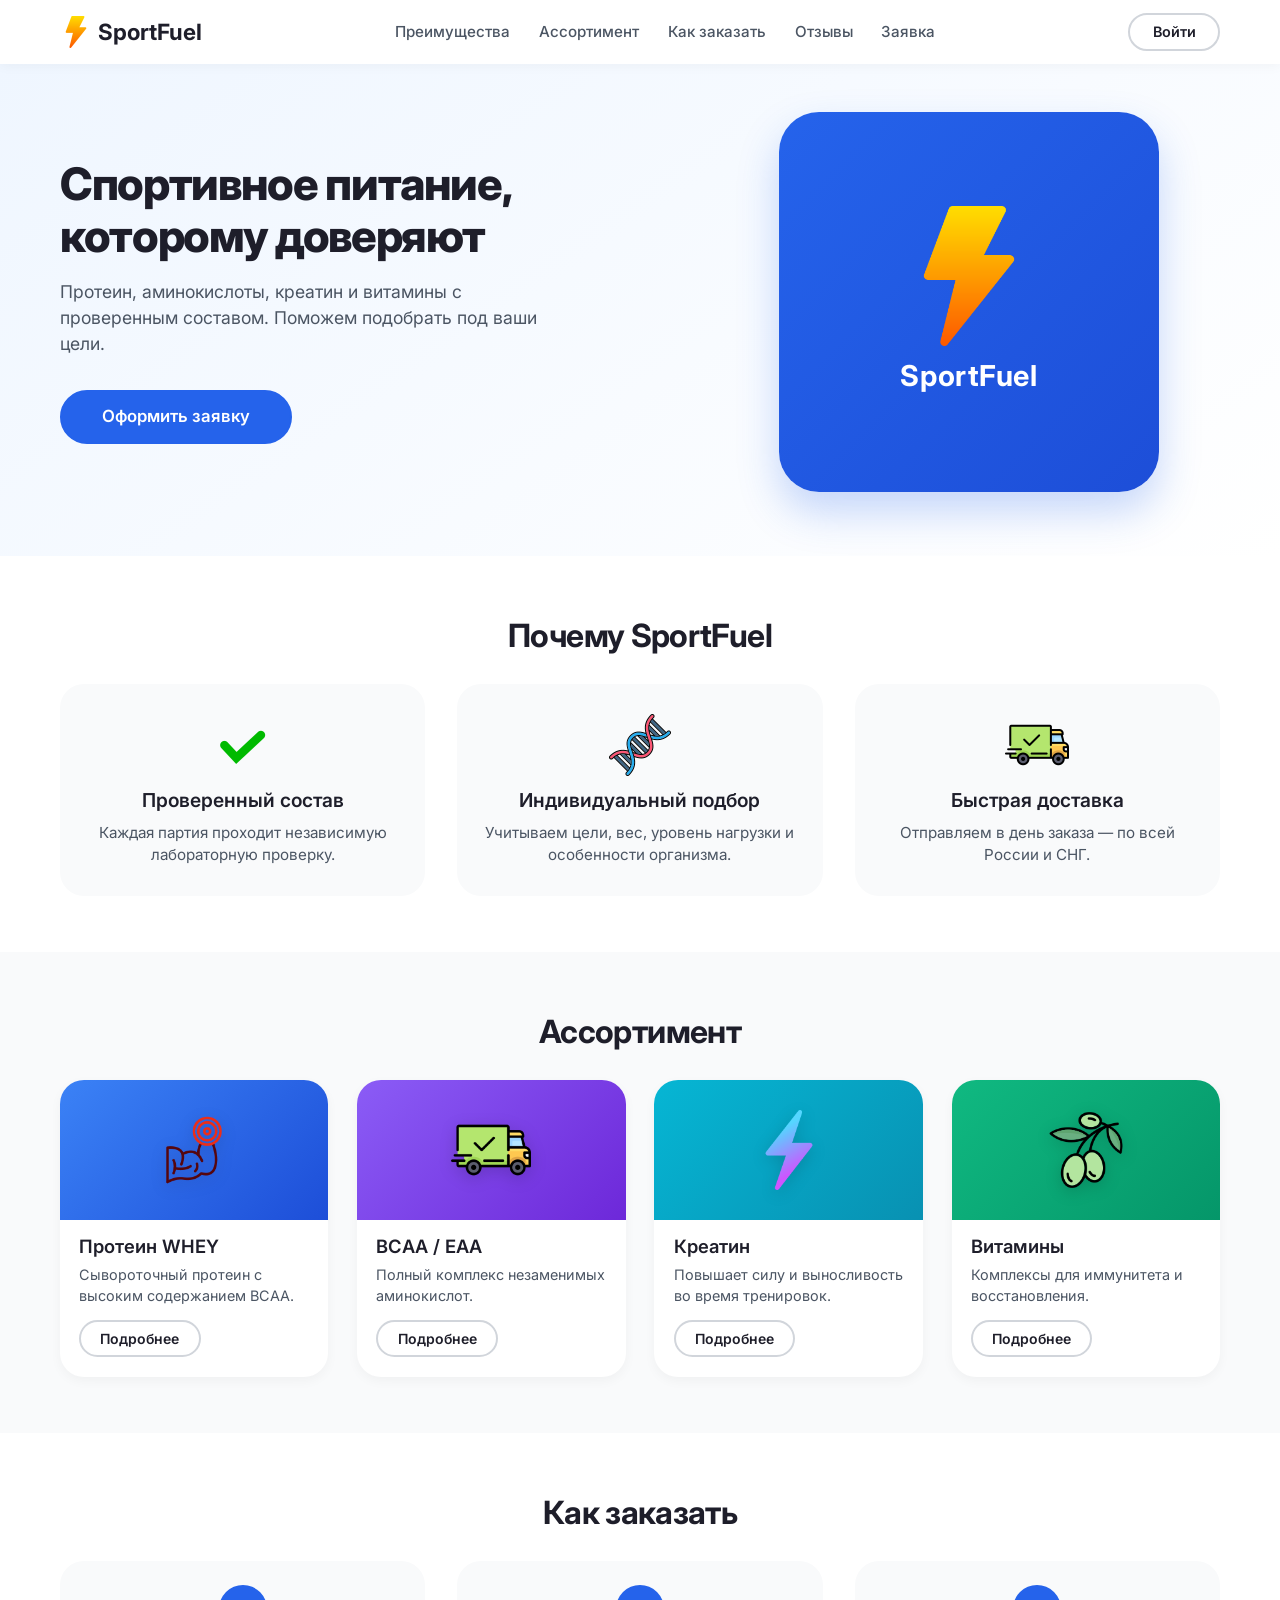
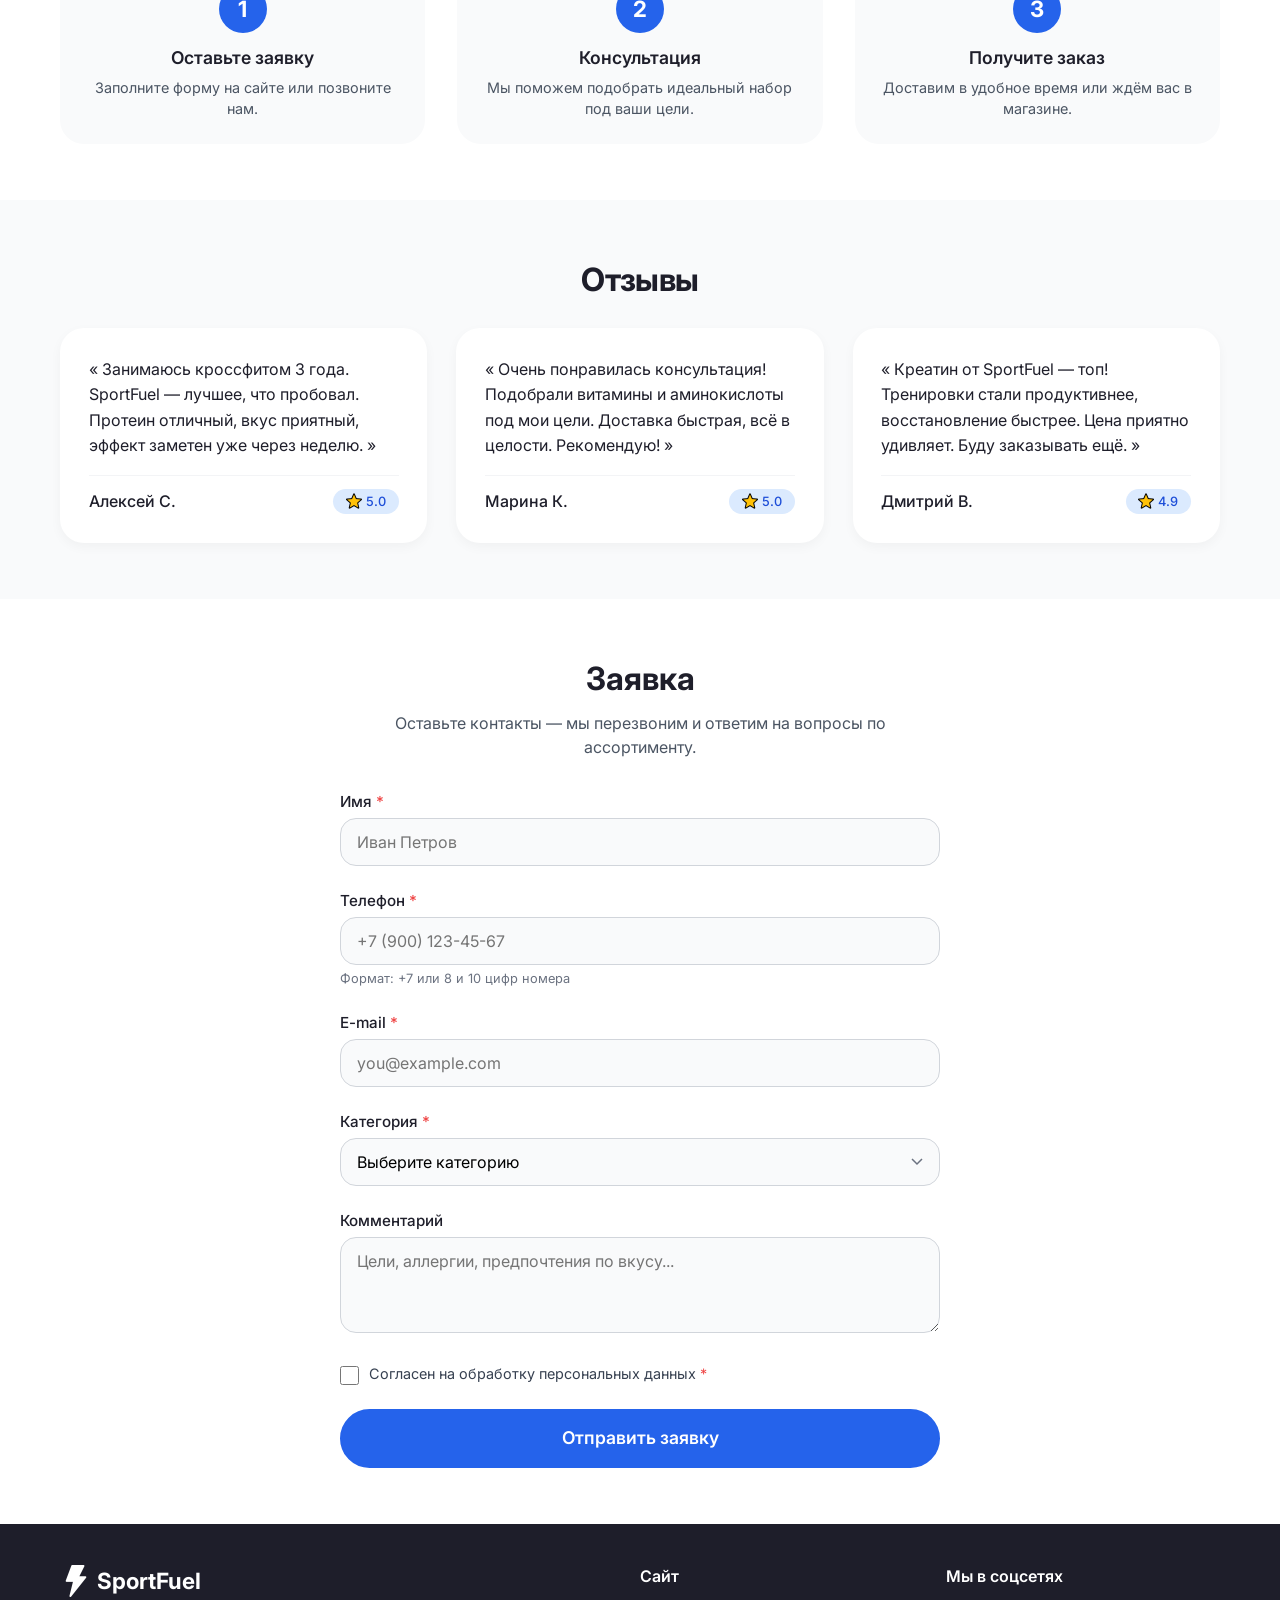
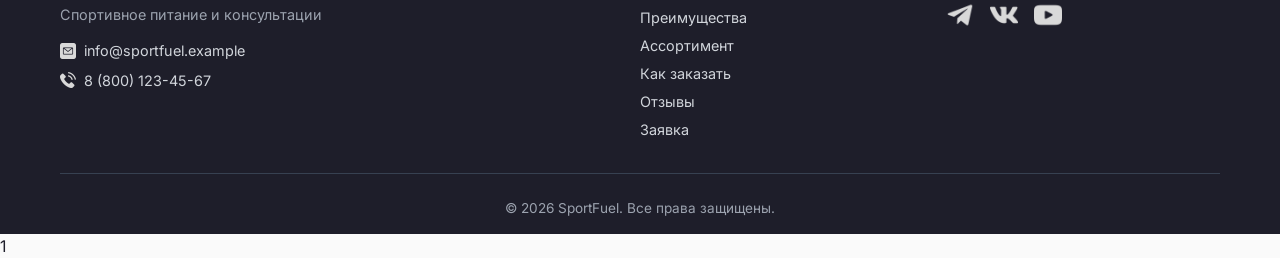
<file: index.html>
<!DOCTYPE html>
<html lang="ru">
<head>
    <meta charset="UTF-8" />
    <meta name="viewport" content="width=device-width, initial-scale=1.0" />
    <title>SportFuel — спортивное питание</title>
    <link rel="preconnect" href="https://fonts.googleapis.com" />
    <link rel="preconnect" href="https://fonts.gstatic.com" crossorigin />
    <link href="https://fonts.googleapis.com/css2?family=Inter:ital,opsz,wght@0,14..32,100..900;1,14..32,100..900&display=swap" rel="stylesheet" />
    <link rel="stylesheet" href="style.css" />
</head>
<body>

    <!-- ===== ШАПКА ===== -->
    <header class="header">
        <div class="header__container container">
            <a href="#" class="header__logo">
                <img src="free-icon-flash-3649458.png" alt="SportFuel" class="header__logo-icon" />
                <span class="header__logo-text">SportFuel</span>
            </a>
            <nav class="header__nav">
                <a href="#advantages" class="header__nav-link">Преимущества</a>
                <a href="#products" class="header__nav-link">Ассортимент</a>
                <a href="#steps" class="header__nav-link">Как заказать</a>
                <a href="#reviews" class="header__nav-link">Отзывы</a>
                <a href="#form" class="header__nav-link">Заявка</a>
            </nav>
            <div class="header__actions">
                <button class="header__login-btn btn btn--secondary">Войти</button>
                <button class="header__burger" aria-label="Открыть меню">
                    <span class="header__burger-line"></span>
                    <span class="header__burger-line"></span>
                    <span class="header__burger-line"></span>
                </button>
            </div>
        </div>
    </header>

    <main>

        <!-- ===== ГЕРОЙ ===== -->
        <section class="hero">
            <div class="hero__container container">
                <div class="hero__content">
                    <h1 class="hero__title">
                        Спортивное питание,<br />
                        которому доверяют
                    </h1>
                    <p class="hero__description">
                        Протеин, аминокислоты, креатин и витамины с проверенным составом.
                        Поможем подобрать под ваши цели.
                    </p>
                    <a href="#form" class="hero__button btn btn--primary">Оформить заявку</a>
                </div>
                <div class="hero__image-wrapper">
                    <div class="hero__image-placeholder">
                        <img src="free-icon-flash-3649458.png" alt="Спортивное питание" class="hero__image-icon" />
                        <span class="hero__image-label">SportFuel</span>
                    </div>
                </div>
            </div>
        </section>

        <!-- ===== ПРЕИМУЩЕСТВА ===== -->
        <section class="advantages" id="advantages">
            <div class="advantages__container container">
                <h2 class="advantages__title section-title">Почему SportFuel</h2>
                <div class="advantages__grid">
                    <div class="advantage-card">
                        <img src="free-icon-mark-14035541.png" alt="Проверенный состав" class="advantage-card__icon" />
                        <h3 class="advantage-card__title">Проверенный состав</h3>
                        <p class="advantage-card__description">Каждая партия проходит независимую лабораторную проверку.</p>
                    </div>
                    <div class="advantage-card">
                        <img src="18204331.png" alt="Индивидуальный подбор" class="advantage-card__icon" />
                        <h3 class="advantage-card__title">Индивидуальный подбор</h3>
                        <p class="advantage-card__description">Учитываем цели, вес, уровень нагрузки и особенности организма.</p>
                    </div>
                    <div class="advantage-card">
                        <img src="411712.png" alt="Быстрая доставка" class="advantage-card__icon" />
                        <h3 class="advantage-card__title">Быстрая доставка</h3>
                        <p class="advantage-card__description">Отправляем в день заказа — по всей России и СНГ.</p>
                    </div>
                </div>
            </div>
        </section>

        <!-- ===== АССОРТИМЕНТ ===== -->
        <section class="products" id="products">
            <div class="products__container container">
                <h2 class="products__title section-title">Ассортимент</h2>
                <div class="products__grid">
                    <article class="product-card">
                        <div class="product-card__image" style="background:linear-gradient(135deg,#3b82f6,#1d4ed8);">
                            <img src="12256879.png" alt="Протеин WHEY" class="product-card__emoji" />
                        </div>
                        <h3 class="product-card__title">Протеин WHEY</h3>
                        <p class="product-card__description">Сывороточный протеин с высоким содержанием BCAA.</p>
                        <button class="product-card__button btn btn--small btn--outline">Подробнее</button>
                    </article>
                    <article class="product-card">
                        <div class="product-card__image" style="background:linear-gradient(135deg,#8b5cf6,#6d28d9);">
                            <img src="411712.png" alt="BCAA / EAA" class="product-card__emoji" />
                        </div>
                        <h3 class="product-card__title">BCAA / EAA</h3>
                        <p class="product-card__description">Полный комплекс незаменимых аминокислот.</p>
                        <button class="product-card__button btn btn--small btn--outline">Подробнее</button>
                    </article>
                    <article class="product-card">
                        <div class="product-card__image" style="background:linear-gradient(135deg,#06b6d4,#0891b2);">
                            <img src="7987345.png" alt="Креатин" class="product-card__emoji" />
                        </div>
                        <h3 class="product-card__title">Креатин</h3>
                        <p class="product-card__description">Повышает силу и выносливость во время тренировок.</p>
                        <button class="product-card__button btn btn--small btn--outline">Подробнее</button>
                    </article>
                    <article class="product-card">
                        <div class="product-card__image" style="background:linear-gradient(135deg,#10b981,#059669);">
                            <img src="16090027.png" alt="Витамины" class="product-card__emoji" />
                        </div>
                        <h3 class="product-card__title">Витамины</h3>
                        <p class="product-card__description">Комплексы для иммунитета и восстановления.</p>
                        <button class="product-card__button btn btn--small btn--outline">Подробнее</button>
                    </article>
                </div>
            </div>
        </section>

        <!-- ===== КАК ЗАКАЗАТЬ ===== -->
        <section class="steps" id="steps">
            <div class="steps__container container">
                <h2 class="steps__title section-title">Как заказать</h2>
                <div class="steps__grid">
                    <div class="step-card">
                        <span class="step-card__number">1</span>
                        <h3 class="step-card__title">Оставьте заявку</h3>
                        <p class="step-card__description">Заполните форму на сайте или позвоните нам.</p>
                    </div>
                    <div class="step-card">
                        <span class="step-card__number">2</span>
                        <h3 class="step-card__title">Консультация</h3>
                        <p class="step-card__description">Мы поможем подобрать идеальный набор под ваши цели.</p>
                    </div>
                    <div class="step-card">
                        <span class="step-card__number">3</span>
                        <h3 class="step-card__title">Получите заказ</h3>
                        <p class="step-card__description">Доставим в удобное время или ждём вас в магазине.</p>
                    </div>
                </div>
            </div>
        </section>

        <!-- ===== ОТЗЫВЫ ===== -->
        <section class="reviews" id="reviews">
            <div class="reviews__container container">
                <h2 class="reviews__title section-title">Отзывы</h2>
                <div class="reviews__grid">
                    <blockquote class="review-card">
                        <p class="review-card__text">
                            Занимаюсь кроссфитом 3 года. SportFuel — лучшее, что пробовал.
                            Протеин отличный, вкус приятный, эффект заметен уже через неделю.
                        </p>
                        <footer class="review-card__footer">
                            <span class="review-card__author">Алексей С.</span>
                            <span class="review-card__badge">
                                <img src="1828614.png" alt="рейтинг" class="review-card__star" /> 5.0
                            </span>
                        </footer>
                    </blockquote>
                    <blockquote class="review-card">
                        <p class="review-card__text">
                            Очень понравилась консультация! Подобрали витамины и аминокислоты
                            под мои цели. Доставка быстрая, всё в целости. Рекомендую!
                        </p>
                        <footer class="review-card__footer">
                            <span class="review-card__author">Марина К.</span>
                            <span class="review-card__badge">
                                <img src="1828614.png" alt="рейтинг" class="review-card__star" /> 5.0
                            </span>
                        </footer>
                    </blockquote>
                    <blockquote class="review-card">
                        <p class="review-card__text">
                            Креатин от SportFuel — топ! Тренировки стали продуктивнее,
                            восстановление быстрее. Цена приятно удивляет. Буду заказывать ещё.
                        </p>
                        <footer class="review-card__footer">
                            <span class="review-card__author">Дмитрий В.</span>
                            <span class="review-card__badge">
                                <img src="1828614.png" alt="рейтинг" class="review-card__star" /> 4.9
                            </span>
                        </footer>
                    </blockquote>
                </div>
            </div>
        </section>

        <!-- ===== ЗАЯВКА ===== -->
        <section class="form-section" id="form">
            <div class="form-section__container container">
                <div class="form-section__content">
                    <h2 class="form-section__title">Заявка</h2>
                    <p class="form-section__description">
                        Оставьте контакты — мы перезвоним и ответим на вопросы по ассортименту.
                    </p>
                    <form class="form" action="#" method="POST">
                        <div class="form__group">
                            <label class="form__label" for="name">Имя <span class="form__required">*</span></label>
                            <input class="form__input" type="text" id="name" placeholder="Иван Петров" required />
                        </div>
                        <div class="form__group">
                            <label class="form__label" for="phone">Телефон <span class="form__required">*</span></label>
                            <input class="form__input" type="tel" id="phone" placeholder="+7 (900) 123-45-67" required />
                            <span class="form__hint">Формат: +7 или 8 и 10 цифр номера</span>
                        </div>
                        <div class="form__group">
                            <label class="form__label" for="email">E-mail <span class="form__required">*</span></label>
                            <input class="form__input" type="email" id="email" placeholder="you@example.com" required />
                        </div>
                        <div class="form__group">
                            <label class="form__label" for="category">Категория <span class="form__required">*</span></label>
                            <select class="form__input form__input--select" id="category" required>
                                <option value="">Выберите категорию</option>
                                <option value="bcaa">BCAA / EAA</option>
                                <option value="protein">Протеин</option>
                                <option value="creatine">Креатин</option>
                                <option value="vitamins">Витамины</option>
                                <option value="fat-burners">Жиросжигатели</option>
                                <option value="gainers">Гейнеры</option>
                            </select>
                        </div>
                        <div class="form__group">
                            <label class="form__label" for="comment">Комментарий</label>
                            <textarea class="form__input form__input--textarea" id="comment" rows="3" placeholder="Цели, аллергии, предпочтения по вкусу..."></textarea>
                        </div>
                        <div class="form__group form__group--checkbox">
                            <input class="form__checkbox" type="checkbox" id="agree" required />
                            <label class="form__checkbox-label" for="agree">
                                Согласен на обработку персональных данных <span class="form__required">*</span>
                            </label>
                        </div>
                        <button class="form__submit btn btn--primary" type="submit">Отправить заявку</button>
                    </form>
                </div>
            </div>
        </section>

    </main>

   <!-- ===== ПОДВАЛ ===== -->
<footer class="footer">
    <div class="footer__container container">
        <div class="footer__brand">
            <a href="#" class="footer__logo">
                <img src="free-icon-flash-3649458.png" alt="SportFuel" class="footer__logo-icon" />
                <span class="footer__logo-text">SportFuel</span>
            </a>
            <p class="footer__tagline">Спортивное питание и консультации</p>
            <div class="footer__contacts">
                <a href="mailto:info@sportfuel.example" class="footer__contact-link">
                    <img src="3694289.png" alt="" class="footer__contact-icon" />
                    info@sportfuel.example
                </a>
                <a href="tel:+78001234567" class="footer__contact-link">
                    <img src="126341.png" alt="" class="footer__contact-icon" />
                    8 (800) 123-45-67
                </a>
            </div>
        </div>
        <nav class="footer__nav">
            <h4 class="footer__nav-title">Сайт</h4>
            <a href="#advantages" class="footer__nav-link">Преимущества</a>
            <a href="#products" class="footer__nav-link">Ассортимент</a>
            <a href="#steps" class="footer__nav-link">Как заказать</a>
            <a href="#reviews" class="footer__nav-link">Отзывы</a>
            <a href="#form" class="footer__nav-link">Заявка</a>
        </nav>
        <div class="footer__social">
            <h4 class="footer__social-title">Мы в соцсетях</h4>
            <div class="footer__social-links">
                <a href="#" class="footer__social-link" aria-label="Telegram">
                    <img src="4701496.png" alt="Telegram" class="footer__social-icon" />
                </a>
                <a href="#" class="footer__social-link" aria-label="VK">
                    <img src="2111765.png" alt="VK" class="footer__social-icon" />
                </a>
                <a href="#" class="footer__social-link" aria-label="YouTube">
                    <img src="152810.png" alt="YouTube" class="footer__social-icon" />
                </a>
            </div>
        </div>
        <div class="footer__bottom">
            <p class="footer__copyright">© 2026 SportFuel. Все права защищены.</p>
        </div>
    </div>
</footer>

</body>1
</html>
</file>
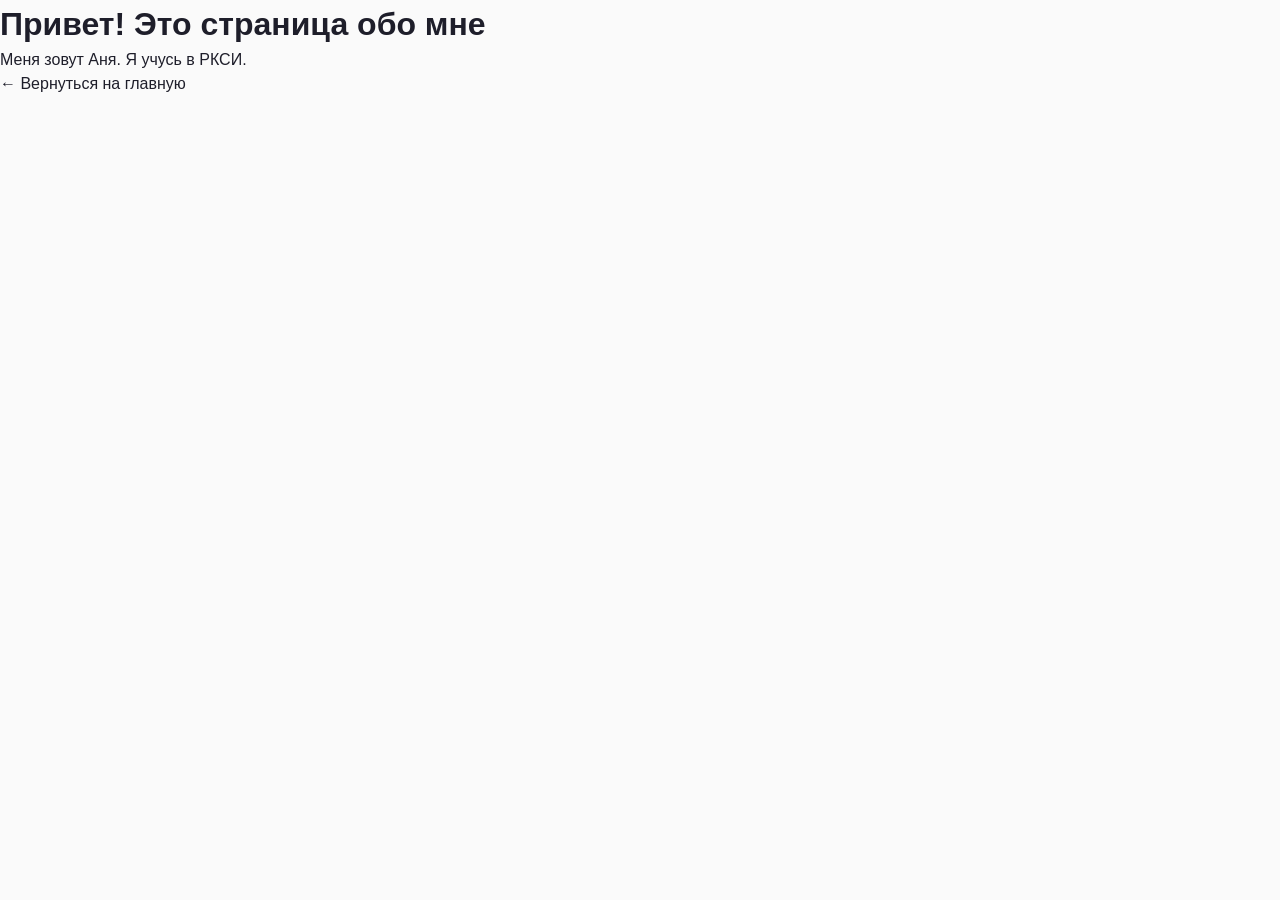
<file: about.html>
<!DOCTYPE html>
<html lang="ru">
<head>
    <meta charset="UTF-8">
    <title>Cats</title>
    <link rel="stylesheet" href="style.css">
</head>
<body>
    <h1>Привет! Это страница обо мне</h1>
    <p>Меня зовут Аня. Я учусь в РКСИ.</p>
    <a href="index.html">← Вернуться на главную</a>
</body>
</html>
</file>
<file: style.css>
/* ---------- RESET & БАЗА ---------- */
*,
*::before,
*::after {
    margin: 0;
    padding: 0;
    box-sizing: border-box;
}

body {
    font-family: 'Inter', sans-serif;
    background-color: #fafafa;
    color: #1e1e2a;
    line-height: 1.5;
    -webkit-font-smoothing: antialiased;
}

a {
    text-decoration: none;
    color: inherit;
}

button,
input,
select,
textarea {
    font: inherit;
    border: none;
    outline: none;
    background: none;
}

img {
    max-width: 100%;
    display: block;
}

.container {
    max-width: 1200px;
    margin: 0 auto;
    padding: 0 20px;
}

.section-title {
    font-size: 2rem;
    font-weight: 700;
    margin-bottom: 1.5rem;
    text-align: center;
    letter-spacing: -0.02em;
}

/* ---------- КНОПКИ ---------- */
.btn {
    display: inline-block;
    padding: 0.7rem 1.8rem;
    border-radius: 60px;
    font-weight: 600;
    font-size: 1rem;
    cursor: pointer;
    transition: background 0.2s, transform 0.1s;
    border: 2px solid transparent;
    text-align: center;
}
.btn:hover {
    transform: translateY(-2px);
}
.btn:active {
    transform: scale(0.97);
}

.btn--primary {
    background: #2563eb;
    color: #fff;
    border-color: #2563eb;
}
.btn--primary:hover {
    background: #1d4ed8;
    border-color: #1d4ed8;
}

.btn--secondary {
    background: transparent;
    color: #1e1e2a;
    border-color: #d1d5db;
}
.btn--secondary:hover {
    background: #f3f4f6;
}

.btn--outline {
    background: transparent;
    color: #1e1e2a;
    border-color: #d1d5db;
}
.btn--outline:hover {
    background: #f3f4f6;
}

.btn--small {
    padding: 0.4rem 1.2rem;
    font-size: 0.875rem;
}

/* ---------- ШАПКА ---------- */
.header {
    background: #ffffff;
    box-shadow: 0 2px 12px rgba(0, 0, 0, 0.04);
    position: sticky;
    top: 0;
    z-index: 100;
    padding: 0.8rem 0;
}

.header__container {
    display: flex;
    align-items: center;
    justify-content: space-between;
    flex-wrap: wrap;
}

.header__logo {
    display: flex;
    align-items: center;
    gap: 0.4rem;
    font-weight: 700;
    font-size: 1.4rem;
}
.header__logo-icon {
    width: 32px;
    height: 32px;
    object-fit: contain;
    display: inline-block;
}
.header__logo-text {
    color: #1e1e2a;
}

.header__nav {
    display: flex;
    gap: 1.8rem;
    align-items: center;
}
.header__nav-link {
    font-size: 0.95rem;
    font-weight: 500;
    color: #4b5563;
    transition: color 0.2s;
}
.header__nav-link:hover {
    color: #2563eb;
}

.header__actions {
    display: flex;
    align-items: center;
    gap: 0.8rem;
}

.header__login-btn {
    padding: 0.4rem 1.4rem;
    font-size: 0.9rem;
}

.header__burger {
    display: none;
    flex-direction: column;
    gap: 5px;
    background: none;
    cursor: pointer;
    padding: 4px;
}
.header__burger-line {
    width: 24px;
    height: 2px;
    background: #1e1e2a;
    border-radius: 2px;
}

/* ---------- ГЕРОЙ ---------- */
.hero {
    padding: 3rem 0 4rem;
    background: linear-gradient(145deg, #eff6ff, #ffffff);
}
.hero__container {
    display: flex;
    align-items: center;
    gap: 2.5rem;
    flex-wrap: wrap;
}
.hero__content {
    flex: 1 1 50%;
}
.hero__title {
    font-size: 2.8rem;
    font-weight: 800;
    line-height: 1.15;
    letter-spacing: -0.03em;
    margin-bottom: 1rem;
}
.hero__title-accent {
    color: #2563eb;
}
.hero__description {
    font-size: 1.1rem;
    color: #4b5563;
    max-width: 480px;
    margin-bottom: 2rem;
}
.hero__button {
    font-size: 1.05rem;
    padding: 0.8rem 2.5rem;
}

.hero__image-wrapper {
    flex: 1 1 40%;
    display: flex;
    justify-content: center;
}
.hero__image-placeholder {
    width: 100%;
    max-width: 380px;
    aspect-ratio: 1 / 1;
    background: linear-gradient(135deg, #2563eb, #1d4ed8);
    border-radius: 40px;
    display: flex;
    flex-direction: column;
    align-items: center;
    justify-content: center;
    color: #fff;
    box-shadow: 0 20px 40px rgba(37, 99, 235, 0.25);
}
.hero__image-icon {
    width: 140px;
    height: 140px;
    object-fit: contain;
    margin-bottom: 0.5rem;

}
.hero__image-label {
    font-size: 1.8rem;
    font-weight: 700;
    letter-spacing: 0.02em;
}

/* ---------- ПРЕИМУЩЕСТВА ---------- */
.advantages {
    padding: 3.5rem 0;
    background: #ffffff;
}
.advantages__grid {
    display: grid;
    grid-template-columns: repeat(auto-fit, minmax(240px, 1fr));
    gap: 2rem;
    margin-top: 1rem;
}

.advantage-card {
    background: #f9fafb;
    border-radius: 24px;
    padding: 1.8rem 1.5rem;
    text-align: center;
    transition: box-shadow 0.2s;
}
.advantage-card:hover {
    box-shadow: 0 8px 24px rgba(0, 0, 0, 0.06);
}
.advantage-card__icon {
    width: 64px;
    height: 64px;
    margin: 0 auto 0.6rem;
    object-fit: contain;
}
.advantage-card__title {
    font-size: 1.2rem;
    font-weight: 600;
    margin-bottom: 0.4rem;
}
.advantage-card__description {
    color: #4b5563;
    font-size: 0.95rem;
}

/* ---------- АССОРТИМЕНТ ---------- */
.products {
    padding: 3.5rem 0;
    background: #f9fafb;
}
.products__grid {
    display: grid;
    grid-template-columns: repeat(auto-fit, minmax(250px, 1fr));
    gap: 1.8rem;
}

.product-card {
    background: #ffffff;
    border-radius: 24px;
    overflow: hidden;
    box-shadow: 0 4px 12px rgba(0, 0, 0, 0.04);
    transition: transform 0.2s, box-shadow 0.2s;
    display: flex;
    flex-direction: column;
}
.product-card:hover {
    transform: translateY(-6px);
    box-shadow: 0 16px 32px rgba(0, 0, 0, 0.08);
}
.product-card__image {
    height: 140px;
    display: flex;
    align-items: center;
    justify-content: center;
}
.product-card__emoji {
    width: 80px;
    height: 80px;
    object-fit: contain;
    filter: drop-shadow(0 4px 8px rgba(0, 0, 0, 0.15));
}
.product-card__title {
    font-size: 1.15rem;
    font-weight: 600;
    padding: 0.8rem 1.2rem 0.2rem;
}
.product-card__description {
    font-size: 0.9rem;
    color: #4b5563;
    padding: 0 1.2rem 0.8rem;
    flex: 1;
}
.product-card__button {
    align-self: flex-start;
    margin: 0 1.2rem 1.2rem;
}

/* ---------- КАК ЗАКАЗАТЬ ---------- */
.steps {
    padding: 3.5rem 0;
    background: #ffffff;
}
.steps__grid {
    display: grid;
    grid-template-columns: repeat(auto-fit, minmax(200px, 1fr));
    gap: 2rem;
    margin-top: 1rem;
}

.step-card {
    text-align: center;
    padding: 1.5rem;
    background: #f9fafb;
    border-radius: 24px;
}
.step-card__number {
    display: inline-block;
    width: 48px;
    height: 48px;
    line-height: 48px;
    background: #2563eb;
    color: #fff;
    font-weight: 700;
    font-size: 1.4rem;
    border-radius: 50%;
    margin-bottom: 0.8rem;
}
.step-card__title {
    font-size: 1.1rem;
    font-weight: 600;
    margin-bottom: 0.3rem;
}
.step-card__description {
    color: #4b5563;
    font-size: 0.9rem;
}

/* ---------- ОТЗЫВЫ ---------- */
.reviews {
    padding: 3.5rem 0;
    background: #f9fafb;
}
.reviews__grid {
    display: grid;
    grid-template-columns: repeat(auto-fit, minmax(260px, 1fr));
    gap: 1.8rem;
}

.review-card {
    background: #ffffff;
    border-radius: 24px;
    padding: 1.8rem;
    box-shadow: 0 4px 12px rgba(0, 0, 0, 0.04);
    display: flex;
    flex-direction: column;
}
.review-card__text {
    font-size: 1rem;
    line-height: 1.6;
    color: #1e1e2a;
    margin-bottom: 1rem;
    flex: 1;
    quotes: "«" "»";
}
.review-card__text::before {
    content: "«";
}
.review-card__text::after {
    content: "»";
}
.review-card__footer {
    display: flex;
    justify-content: space-between;
    align-items: center;
    border-top: 1px solid #f3f4f6;
    padding-top: 0.8rem;
    font-weight: 500;
    gap: 0.5rem;
}
.review-card__author {
    color: #1e1e2a;
    flex-shrink: 0;
}
.review-card__badge {
    background: #dbeafe;
    color: #1d4ed8;
    padding: 0.2rem 0.8rem;
    border-radius: 40px;
    font-size: 0.8rem;
    display: inline-flex;
    align-items: center;
    gap: 4px;
    flex-shrink: 0;
}
.review-card__star {
    width: 16px;
    height: 16px;
    object-fit: contain;
    display: inline-block;
    vertical-align: middle;
    flex-shrink: 0;
}

/* ---------- ФОРМА ЗАЯВКИ ---------- */
.form-section {
    padding: 3.5rem 0;
    background: #ffffff;
}
.form-section__content {
    max-width: 600px;
    margin: 0 auto;
}
.form-section__title {
    font-size: 2rem;
    font-weight: 700;
    text-align: center;
    margin-bottom: 0.5rem;
}
.form-section__description {
    text-align: center;
    color: #4b5563;
    margin-bottom: 2rem;
}

.form__group {
    margin-bottom: 1.5rem;
}
.form__label {
    display: block;
    font-weight: 500;
    margin-bottom: 0.25rem;
    font-size: 0.95rem;
}
.form__required {
    color: #ef4444;
}
.form__input {
    width: 100%;
    padding: 0.7rem 1rem;
    border: 1px solid #d1d5db;
    border-radius: 16px;
    background: #f9fafb;
    transition: border 0.2s, box-shadow 0.2s;
    font-size: 1rem;
}
.form__input:focus {
    border-color: #2563eb;
    box-shadow: 0 0 0 3px rgba(37, 99, 235, 0.2);
    background: #ffffff;
}
.form__input--select {
    appearance: none;
    background-image: url("data:image/svg+xml,%3Csvg xmlns='http://www.w3.org/2000/svg' width='12' height='8' viewBox='0 0 12 8'%3E%3Cpath d='M1 1l5 5 5-5' stroke='%236b7280' stroke-width='1.5' fill='none'/%3E%3C/svg%3E");
    background-repeat: no-repeat;
    background-position: right 1rem center;
}
.form__input--textarea {
    resize: vertical;
    min-height: 90px;
}
.form__hint {
    display: block;
    font-size: 0.8rem;
    color: #6b7280;
    margin-top: 0.2rem;
}
.form__group--checkbox {
    display: flex;
    align-items: flex-start;
    gap: 0.6rem;
}
.form__checkbox {
    width: 1.2rem;
    height: 1.2rem;
    margin-top: 0.15rem;
    accent-color: #2563eb;
    flex-shrink: 0;
}
.form__checkbox-label {
    font-size: 0.9rem;
    color: #374151;
}
.form__submit {
    width: 100%;
    padding: 0.9rem;
    font-size: 1.1rem;
}

/* ---------- ПОДВАЛ ---------- */
.footer {
    background: #1e1e2a;
    color: #e5e7eb;
    padding: 2.5rem 0 1rem;
}
.footer__container {
    display: grid;
    grid-template-columns: 2fr 1fr 1fr;
    gap: 2rem;
}
.footer__brand {
    display: flex;
    flex-direction: column;
    gap: 0.4rem;
}
.footer__logo {
    display: flex;
    align-items: center;
    gap: 0.3rem;
    font-weight: 700;
    font-size: 1.4rem;
    color: #ffffff;
}
.footer__logo-icon {
    width: 32px;
    height: 32px;
    object-fit: contain;
    display: inline-block;
    filter: brightness(0) invert(1);
}
.footer__logo-text {
    color: #ffffff;
}
.footer__tagline {
    font-size: 0.9rem;
    color: #9ca3af;
}
.footer__contacts {
    display: flex;
    flex-direction: column;
    gap: 0.5rem;
    margin-top: 0.5rem;
}
.footer__contact-link {
    color: #d1d5db;
    font-size: 0.9rem;
    transition: color 0.2s;
    display: inline-flex;
    align-items: center;
    gap: 0.5rem;
}
.footer__contact-link:hover {
    color: #2563eb;
}
.footer__contact-icon {
    width: 16px;
    height: 16px;
    object-fit: contain;
    display: inline-block;
    flex-shrink: 0;
    filter: brightness(0) invert(0.85);
}
.footer__contact-link:hover .footer__contact-icon {
    filter: brightness(0) saturate(100%) invert(31%) sepia(94%) saturate(2270%) hue-rotate(217deg) brightness(96%) contrast(93%);
}

.footer__nav-title,
.footer__social-title {
    font-weight: 600;
    color: #ffffff;
    margin-bottom: 0.8rem;
    font-size: 1rem;
}
.footer__nav {
    display: flex;
    flex-direction: column;
    gap: 0.4rem;
}
.footer__nav-link {
    color: #d1d5db;
    font-size: 0.9rem;
    transition: color 0.2s;
}
.footer__nav-link:hover {
    color: #2563eb;
}

.footer__social-links {
    display: flex;
    gap: 1rem;
}
.footer__social-link {
    display: inline-flex;
    align-items: center;
    justify-content: center;
    transition: transform 0.2s;
}
.footer__social-link:hover {
    transform: translateY(-3px);
}
.footer__social-icon {
    width: 28px;
    height: 28px;
    object-fit: contain;
    display: inline-block;
    filter: brightness(0) invert(0.85);
    transition: filter 0.2s;
}
.footer__social-link:hover .footer__social-icon {
    filter: brightness(0) saturate(100%) invert(31%) sepia(94%) saturate(2270%) hue-rotate(217deg) brightness(96%) contrast(93%);
}

.footer__bottom {
    grid-column: 1 / -1;
    border-top: 1px solid #374151;
    padding-top: 1.5rem;
    text-align: center;
    font-size: 0.85rem;
    color: #9ca3af;
}

/* ---------- АДАПТИВНОСТЬ ---------- */
@media (max-width: 992px) {
    .hero__container {
        flex-direction: column;
        text-align: center;
    }
    .hero__content {
        flex: 1 1 100%;
    }
    .hero__description {
        margin-left: auto;
        margin-right: auto;
    }
    .hero__image-wrapper {
        flex: 1 1 100%;
    }
    .hero__image-placeholder {
        max-width: 280px;
    }
    .hero__title {
        font-size: 2.4rem;
    }
}

@media (max-width: 768px) {
    .header__nav {
        display: none;
    }
    .header__burger {
        display: flex;
    }
    .header__login-btn {
        display: none;
    }
    .section-title {
        font-size: 1.6rem;
    }
    .hero__title {
        font-size: 2rem;
    }
    .footer__container {
        grid-template-columns: 1fr;
        gap: 1.5rem;
        text-align: center;
    }
    .footer__brand {
        align-items: center;
    }
    .footer__contacts {
        align-items: center;
    }
    .footer__social-links {
        justify-content: center;
    }
    .products__grid {
        grid-template-columns: repeat(auto-fit, minmax(180px, 1fr));
    }
    .advantages__grid {
        grid-template-columns: 1fr;
    }
    .steps__grid {
        grid-template-columns: 1fr;
    }
    .reviews__grid {
        grid-template-columns: 1fr;
    }
    .form-section__content {
        padding: 0 10px;
    }
}

@media (max-width: 480px) {
    .hero__title {
        font-size: 1.7rem;
    }
    .hero__button {
        width: 100%;
    }
    .product-card__image {
        height: 110px;
    }
    .product-card__emoji {
        width: 60px;
        height: 60px;
    }
    .btn {
        padding: 0.6rem 1.2rem;
        font-size: 0.9rem;
    }
    .form__submit {
        font-size: 1rem;
    }
}
</file>
